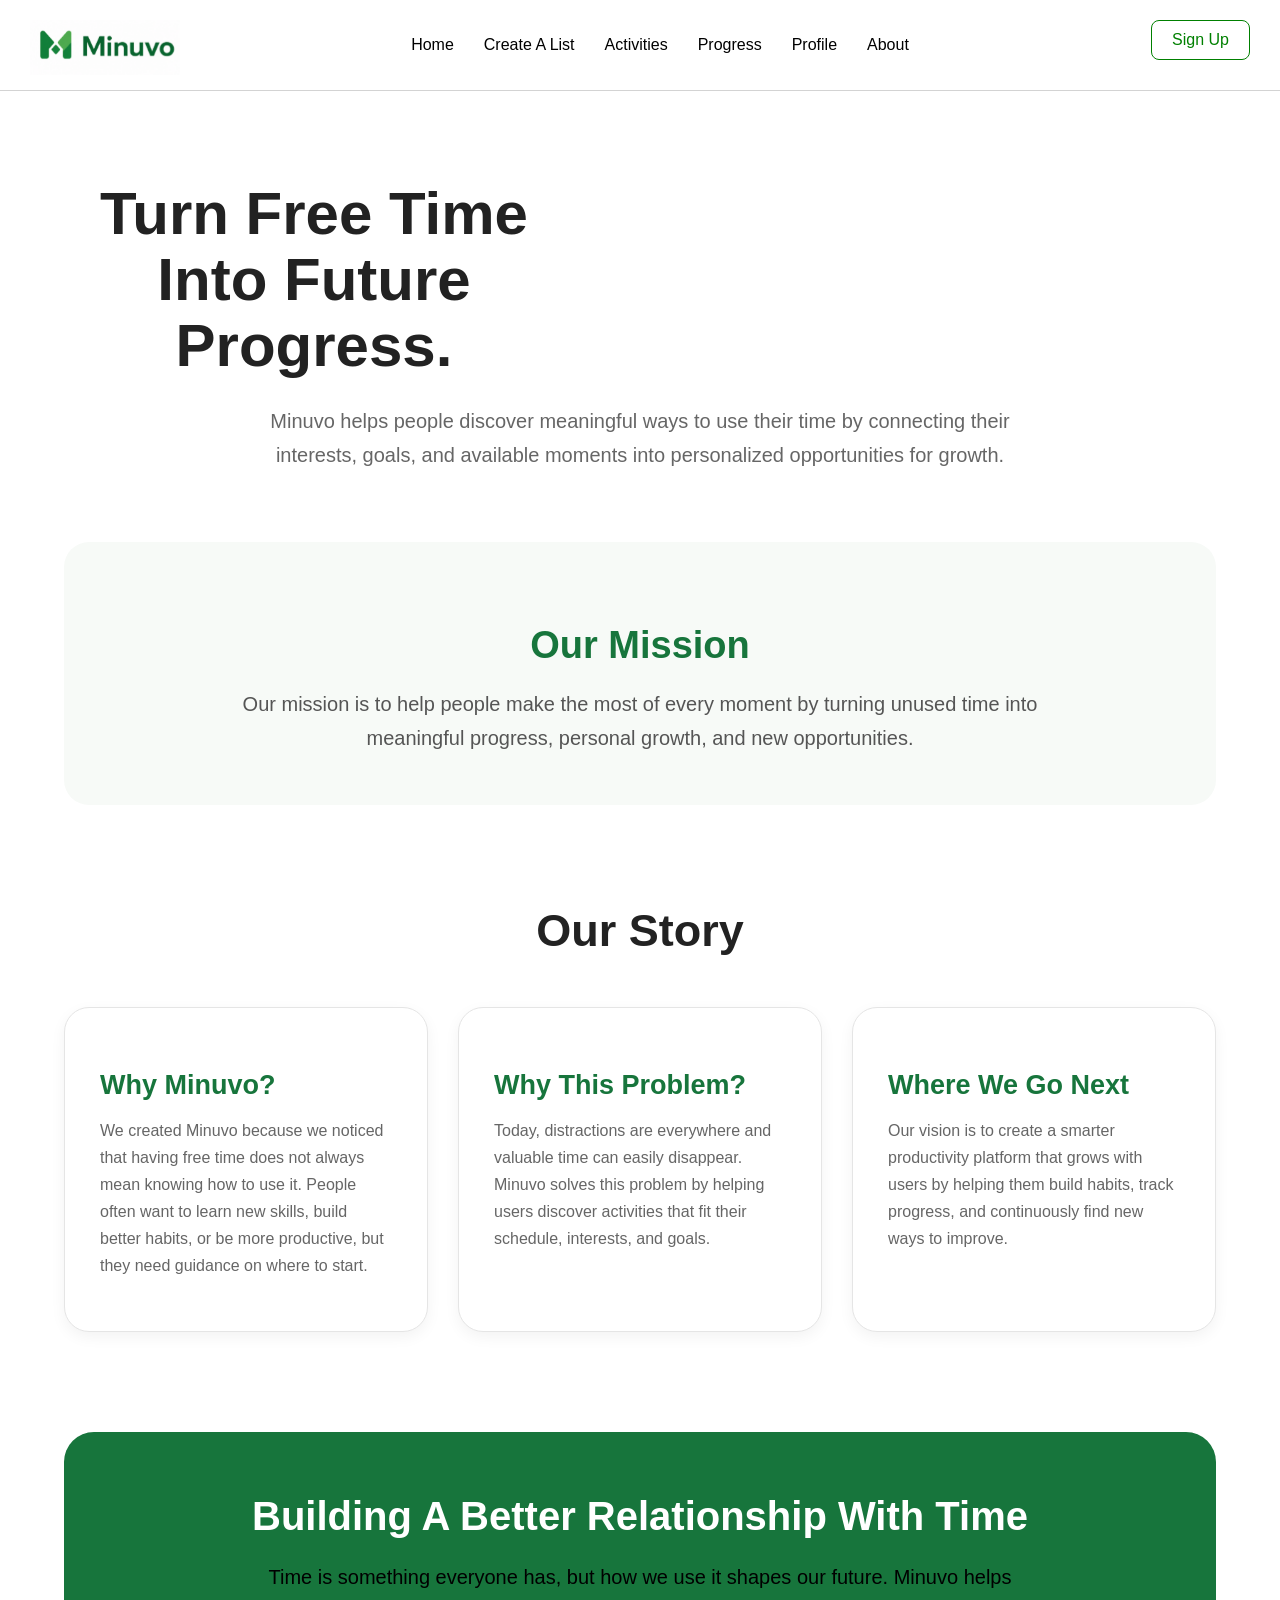
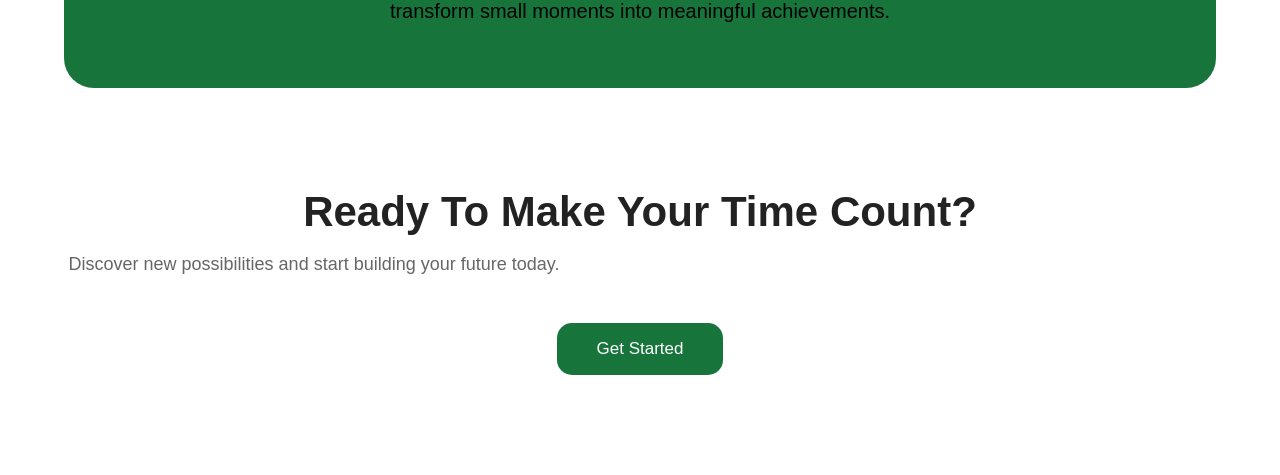
<file: about.html>
<!DOCTYPE html>
<html lang="en">
<head>
    <meta charset="UTF-8">
    <meta name="viewport" content="width=device-width, initial-scale=1.0">
    <title>Document</title>
</head>
<body>
    
   <a href="form.html">
    <button class="sign-in">Sign Up</button>
</a>

<link rel="stylesheet" href="about.css">

  <header>
        <img src="Screenshot 2026-07-27 at 1.14.37 PM.png" class="logo">
</header>
  
<nav>
    <ul>
        <li><a href="index.html">Home</a></li>
        <li><a href="Lists.html">Create A List</a></li>
        <li><a href="Activities.html">Activities</a></li>
        <li><a href="progress.html">Progress</a></li>
         <li><a href="profile.html">Profile</a></li>
          <li><a href="about.html">About</a></li>
            <link rel="stylesheet" href="style.css">
    </ul>
</nav>  

<title>About Minuvo</title>

   

</head>


<section class="hero">


    <h1>
        Turn Free Time Into Future Progress.
    </h1>


    <p>
        Minuvo helps people discover meaningful ways to use their time by
        connecting their interests, goals, and available moments into
        personalized opportunities for growth.
    </p>


</section>




<section class="mission">


    <h2>
        Our Mission
    </h2>


    <p>
        Our mission is to help people make the most of every moment by turning
        unused time into meaningful progress, personal growth, and new
        opportunities.
    </p>


</section>




<section class="story">


    <h2 class="section-title">
        Our Story
    </h2>



    <div class="story-grid">


        <div class="story-card">

            <h3>
                Why Minuvo?
            </h3>


            <p>
                We created Minuvo because we noticed that having free time does
                not always mean knowing how to use it. People often want to
                learn new skills, build better habits, or be more productive,
                but they need guidance on where to start.
            </p>


        </div>




        <div class="story-card">

            <h3>
                Why This Problem?
            </h3>


            <p>
                Today, distractions are everywhere and valuable time can easily
                disappear. Minuvo solves this problem by helping users discover
                activities that fit their schedule, interests, and goals.
            </p>


        </div>




        <div class="story-card">

            <h3>
                Where We Go Next
            </h3>


            <p>
                Our vision is to create a smarter productivity platform that
                grows with users by helping them build habits, track progress,
                and continuously find new ways to improve.
            </p>


        </div>


    </div>


</section>





<section class="vision">


    <div class="vision-card">


        <h2>
            Building A Better Relationship With Time
        </h2>


        <p>
            Time is something everyone has, but how we use it shapes our future.
            Minuvo helps transform small moments into meaningful achievements.
        </p>


    </div>


</section>





<section class="cta">


    <h2>
        Ready To Make Your Time Count?
    </h2>


    <p>
        Discover new possibilities and start building your future today.
    </p>


    <button>
        Get Started
    </button>


</section>


</body>
</html>
</file>
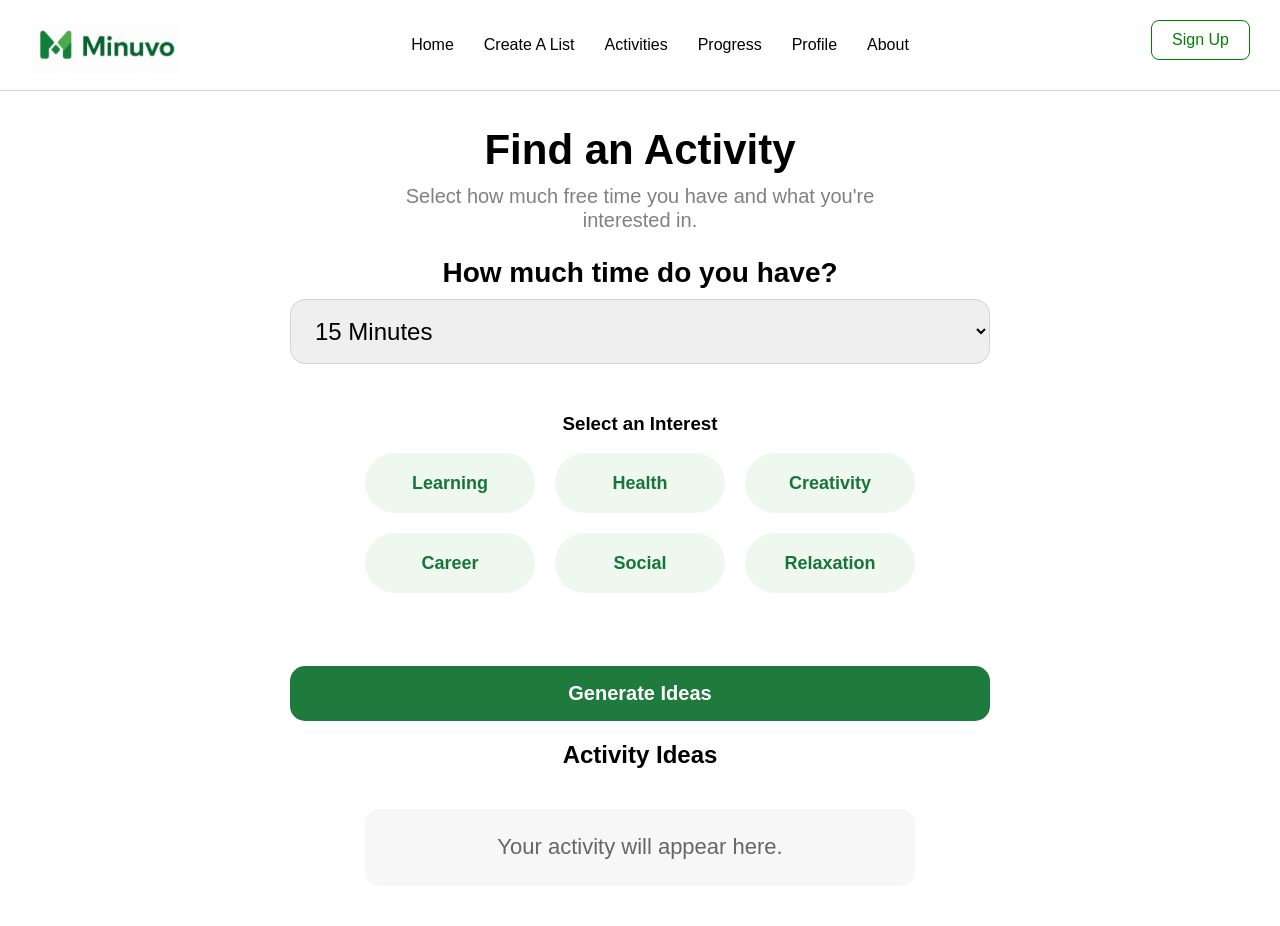
<file: Activities.html>
<!DOCTYPE html>
<html lang="en">
<head>
    <meta charset="UTF-8">
    <meta name="viewport" content="width=device-width, initial-scale=1.0">
    <title>Document</title>
</head>

<body>

      <a href="form.html">
    <button class="sign-in">Sign Up</button>
</a>

    <header>
        <img src="Screenshot 2026-07-27 at 1.14.37 PM.png" class="logo">
</header>

 <nav> 
    <ul>
        <li><a href="index.html">Home</a></li>
        <li><a href="Lists.html">Create A List</a></li>
        <li><a href="Activities.html">Activities</a></li>
        <li><a href="progress.html">Progress</a></li>
         <li><a href="profile.html">Profile</a></li>
          <li><a href="about.html">About</a></li>
        <link rel="stylesheet" href="style.css">
    </ul>
</nav>  
   <link rel="stylesheet" href="activities.css">

<section class="activities">

    <h1>Find an Activity</h1>
    <p>Select how much free time you have and what you're interested in.</p>

    <label for="time">How much time do you have?</label>
    <select id="time">
        <option>15 Minutes</option>
        <option>30 Minutes</option>
        <option>1 Hour</option>
        <option>2 Hours</option>
    </select>

    <h3>Select an Interest</h3>

    <div class="buttons">
        <button onclick="chooseInterest('Learning')">Learning</button>
        <button onclick="chooseInterest('Health')">Health</button>
        <button onclick="chooseInterest('Creativity')">Creativity</button>
        <button onclick="chooseInterest('Career')">Career</button>
        <button onclick="chooseInterest('Social')">Social</button>
        <button onclick="chooseInterest('Relaxation')">Relaxation</button>
    </div>

    <br>

    <button class="generate" onclick="generateIdeas()">Generate Ideas</button>

    <h2>Activity Ideas</h2>
    <p id="result">Your activity will appear here.</p>

    
</section>



<script src="script.js"></script>
</body>
</html>
</file>
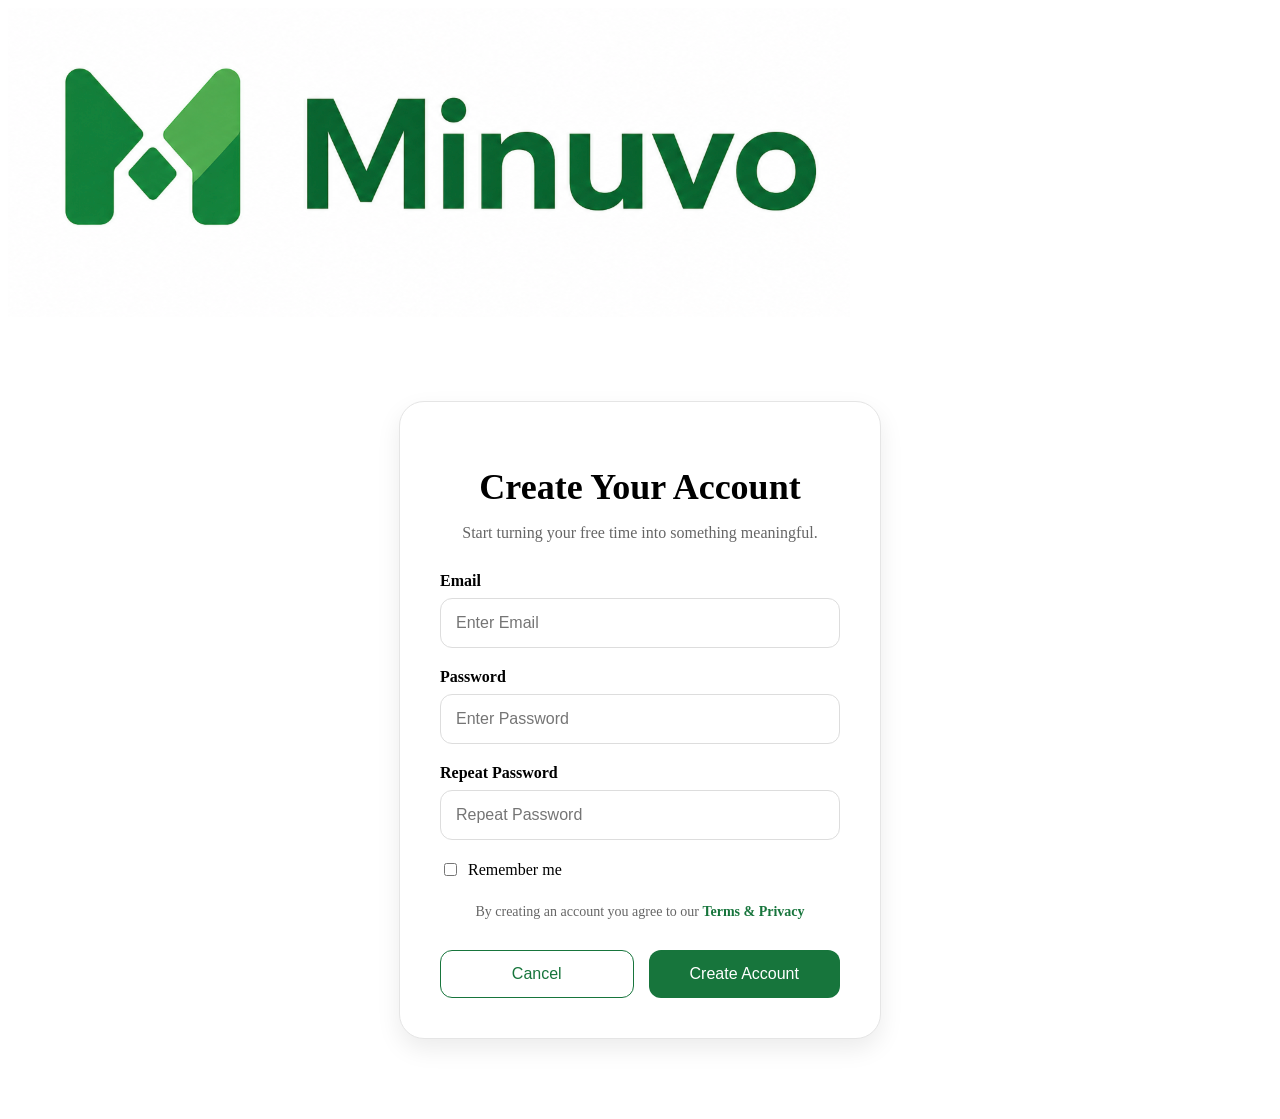
<file: form.html>
<!DOCTYPE html>
<html lang="en">
<head>
    <meta charset="UTF-8">
    <meta name="viewport" content="width=device-width, initial-scale=1.0">
    <title>Document</title>
</head>
<body>
    <link rel="stylesheet" href="form.css">
    <img src="Screenshot 2026-07-27 at 1.14.37 PM.png" class="logo">
    
   <div class="signup-card">

    <h1>Create Your Account</h1>

    <p>
        Start turning your free time into something meaningful.
    </p>


    <label for="email">
        Email
    </label>

    <input 
    type="text" 
    placeholder="Enter Email" 
    name="email" 
    required>


    <label for="psw">
        Password
    </label>

    <input 
    type="password" 
    placeholder="Enter Password" 
    name="psw" 
    required>


    <label for="psw-repeat">
        Repeat Password
    </label>

    <input 
    type="password" 
    placeholder="Repeat Password" 
    name="psw-repeat" 
    required>


    <label class="remember">

        <input 
        type="checkbox" 
        name="remember">

        Remember me

    </label>


    <p class="terms">

        By creating an account you agree to our

        <a href="#">
            Terms & Privacy
        </a>

    </p>


    <div class="buttons">

        <button 
        type="button" 
        class="cancelbtn">
            Cancel
        </button>


        <button 
        type="submit" 
        class="signupbtn">
            Create Account
        </button>

    </div>

</div>

</body>
</html>
</file>
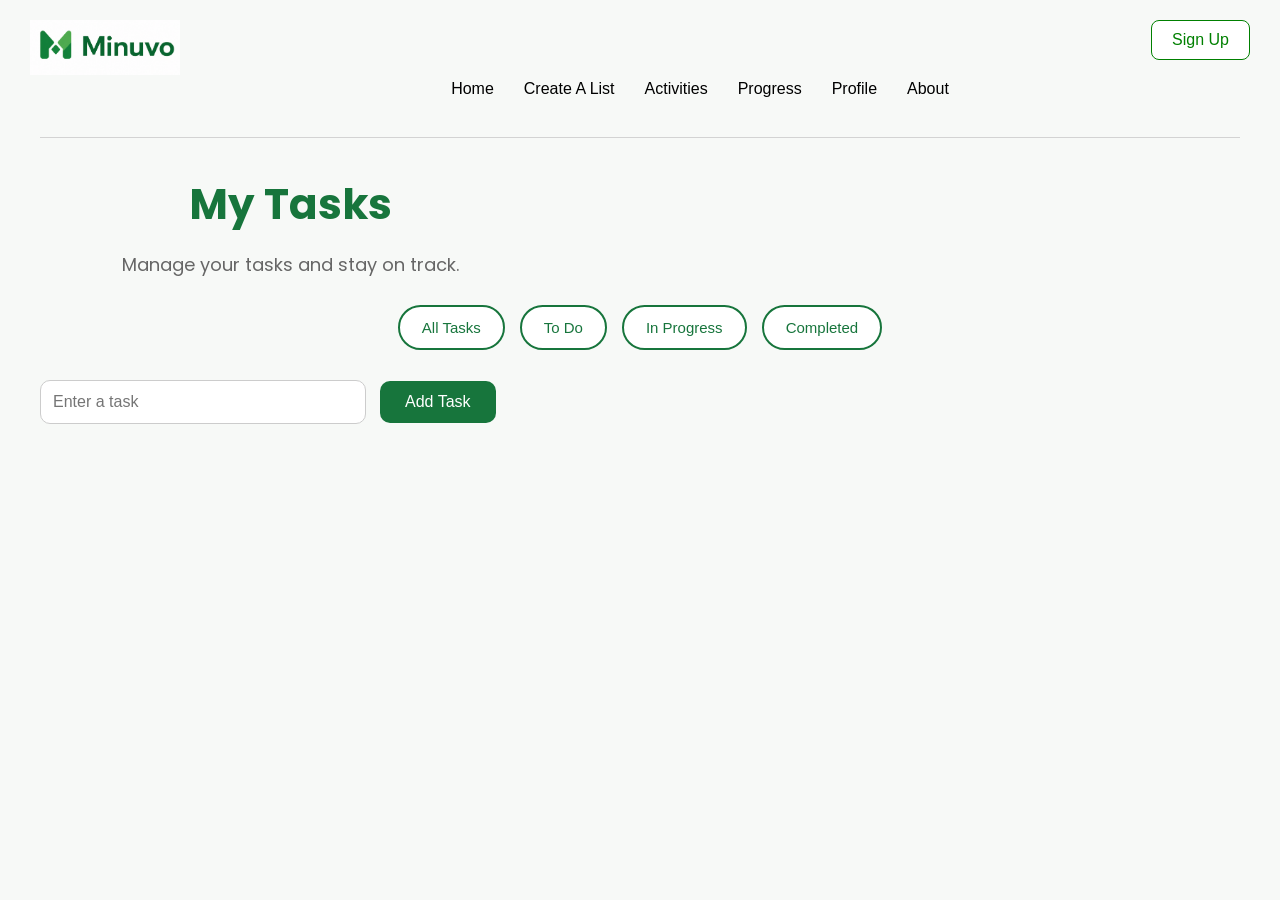
<file: Lists.html>
<!DOCTYPE html>
<html lang="en">
<head>
    <meta charset="UTF-8">
    <meta name="viewport" content="width=device-width, initial-scale=1.0">
    <title>Document</title>
</head>
<body>
<nav> 


    <a href="form.html">
    <button class="sign-in">Sign Up</button>
</a>

    <header>
        <link href="https://fonts.googleapis.com/css2?family=Poppins:wght@400;500;600&display=swap" rel="stylesheet">
        <img src="Screenshot 2026-07-27 at 1.14.37 PM.png" class="logo">
</header>

    <ul>
        <li><a href="index.html">Home</a></li>
        <li><a href="Lists.html">Create A List</a></li>
        <li><a href="Activities.html">Activities</a></li>
        <li><a href="progress.html">Progress</a></li>
         <li><a href="profile.html">Profile</a></li>
          <li><a href="about.html">About</a></li>
        <link rel="stylesheet" href="style.css">
    </ul>
</nav>  
   <link rel="stylesheet" href="lists.css"> 

<section class="header">
    <h1>My Tasks</h1>
    <p>Manage your tasks and stay on track.</p>
</section>



<div class="filters">
  <button onclick="filterTasks('all')">
        All Tasks
    </button>

    <button onclick="filterTasks('todo')">
        To Do
    </button>

    <button onclick="filterTasks('progress')">
        In Progress
    </button>

    <button onclick="filterTasks('completed')">
        Completed
    </button>
</div>



<input type="text" id="newTask" placeholder="Enter a task">

<button onclick="addTask()">

Add Task

</button>

<div id="taskList"></div>

<script src="lists.js"></script>
</body>
</html>
</file>
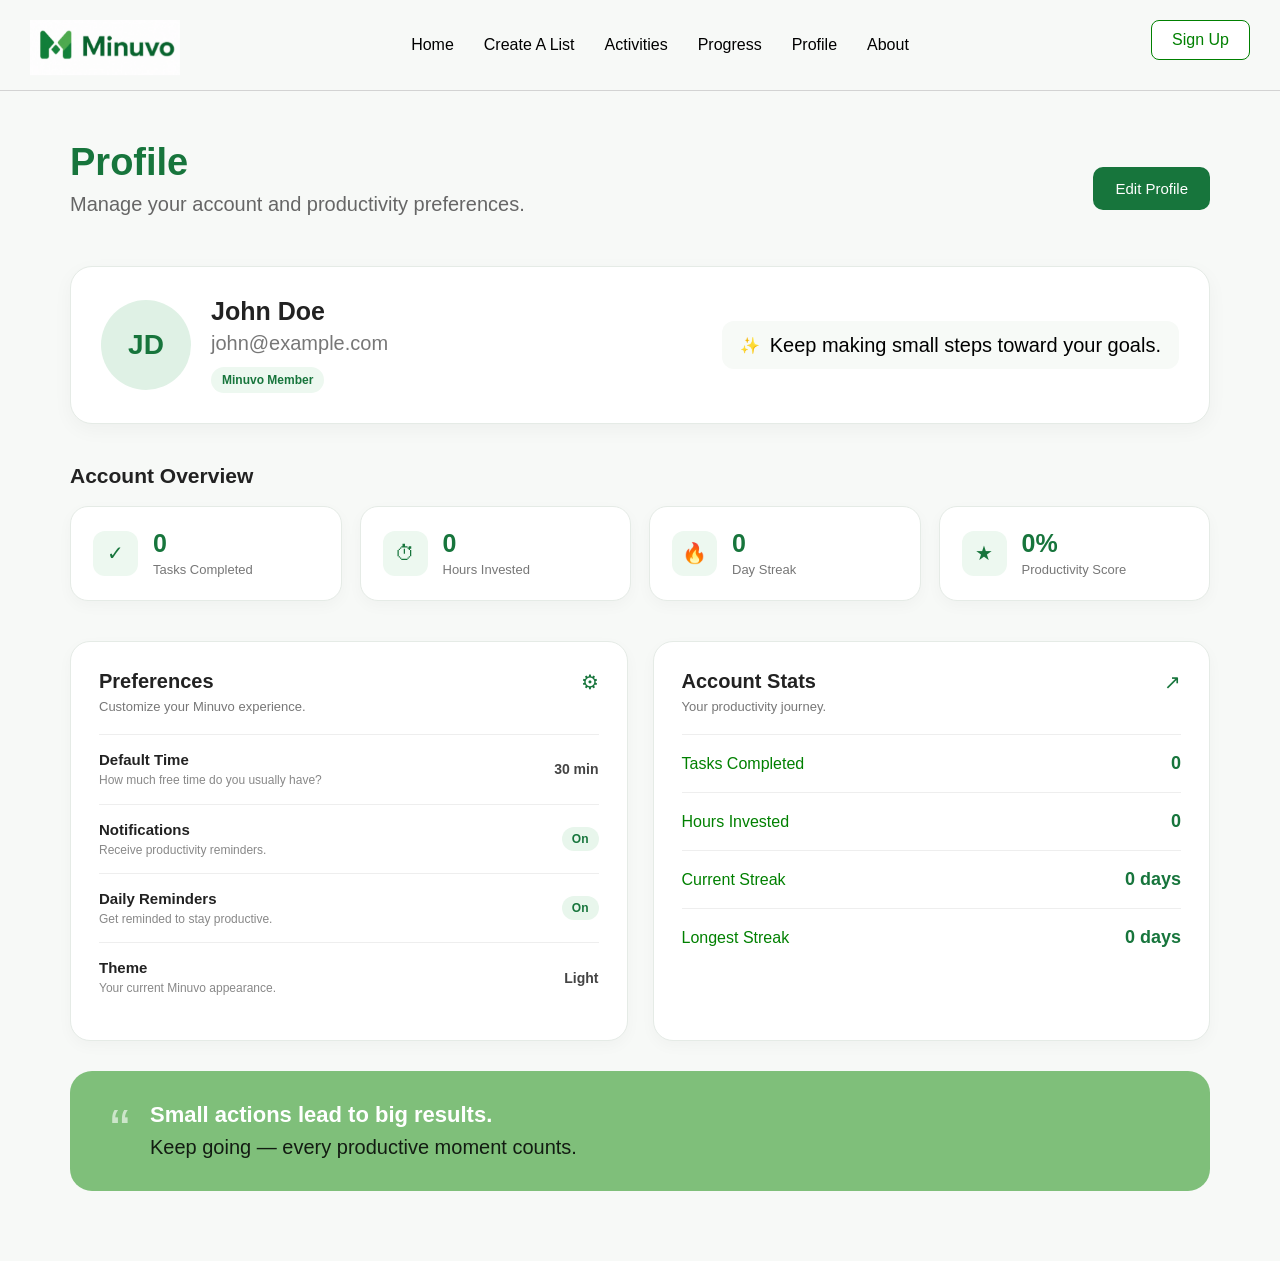
<file: profile.html>
<!DOCTYPE html>
<html lang="en">
<head>
    <meta charset="UTF-8">
    <meta name="viewport" content="width=device-width, initial-scale=1.0">
    <title>Document</title>
</head>
<body>

     <link rel="stylesheet" href="profile.css">

     <a href="form.html">
    <button class="sign-in">Sign Up</button>
</a>
    <header>
  <img src="Screenshot 2026-07-27 at 1.14.37 PM.png" class="logo">
</header>

 <nav>
    <ul>
        <li><a href="index.html">Home</a></li>
        <li><a href="Lists.html">Create A List</a></li>
        <li><a href="Activities.html">Activities</a></li>
        <li><a href="progress.html">Progress</a></li>
         <li><a href="profile.html">Profile</a></li>
          <li><a href="about.html">About</a></li>
        <link rel="stylesheet" href="style.css">
    </ul>
</nav>  



<main class="profile-container">

   
    <div class="page-heading">
        <div>
            <h1>Profile</h1>
            <p>Manage your account and productivity preferences.</p>
        </div>

        <button class="edit-btn" onclick="editProfile()">
            Edit Profile
        </button>
    </div>

    <section class="profile-card">
        <div class="profile-info">
            <div class="avatar">
                JD
            </div>

            <div>
                <h2 id="profileName">John Doe</h2>
                <p id="profileEmail">john@example.com</p>

                <span class="member-badge">
                    Minuvo Member
                </span>
            </div>
        </div>

        <div class="profile-message">
            <span>✨</span>
            <p>
                Keep making small steps toward your goals.
            </p>
        </div>
    </section>


    <section class="section">
        <h2 class="section-title">
            Account Overview
        </h2>

        <div class="stats">
            <div class="stat-card">
                <div class="stat-icon">✓</div>

                <div>
                    <h3 id="tasksCompleted">0</h3>
                    <p>Tasks Completed</p>
                </div>
            </div>

            <div class="stat-card">
                <div class="stat-icon">⏱</div>

                <div>
                    <h3 id="hoursInvested">0</h3>
                    <p>Hours Invested</p>
                </div>
            </div>

            <div class="stat-card">
                <div class="stat-icon">🔥</div>

                <div>
                    <h3 id="currentStreak">0</h3>
                    <p>Day Streak</p>
                </div>
            </div>

            <div class="stat-card">
                <div class="stat-icon">★</div>

                <div>
                    <h3 id="productivityScore">0%</h3>
                    <p>Productivity Score</p>
                </div>
            </div>
        </div>
    </section>

  
    <div class="content-grid">

        <section class="info-card">
            <div class="card-heading">
                <div>
                    <h2>Preferences</h2>
                    <p>Customize your Minuvo experience.</p>
                </div>

                <span class="settings-icon">⚙</span>
            </div>

            <div class="preference">
                <div>
                    <h3>Default Time</h3>
                    <p>How much free time do you usually have?</p>
                </div>

                <span id="defaultTime">
                    30 min
                </span>
            </div>

            <div class="preference">
                <div>
                    <h3>Notifications</h3>
                    <p>Receive productivity reminders.</p>
                </div>

                <span class="status on">
                    On
                </span>
            </div>

            <div class="preference">
                <div>
                    <h3>Daily Reminders</h3>
                    <p>Get reminded to stay productive.</p>
                </div>

                <span class="status on">
                    On
                </span>
            </div>

            <div class="preference">
                <div>
                    <h3>Theme</h3>
                    <p>Your current Minuvo appearance.</p>
                </div>

                <span>
                    Light
                </span>
            </div>
        </section>

        <section class="info-card">
            <div class="card-heading">
                <div>
                    <h2>Account Stats</h2>
                    <p>Your productivity journey.</p>
                </div>

                <span class="chart-icon">↗</span>
            </div>

            <div class="account-stat">
                <span>Tasks Completed</span>

                <strong id="accountTasks">
                    0
                </strong>
            </div>

            <div class="account-stat">
                <span>Hours Invested</span>

                <strong id="accountHours">
                    0
                </strong>
            </div>

            <div class="account-stat">
                <span>Current Streak</span>

                <strong id="accountStreak">
                    0 days
                </strong>
            </div>

            <div class="account-stat">
                <span>Longest Streak</span>

                <strong id="longestStreak">
                    0 days
                </strong>
            </div>
        </section>
    </div>

   
    <section class="quote-card">
        <div class="quote-mark">
            “
        </div>

        <div>
            <h2>
                Small actions lead to big results.
            </h2>

            <p>
                Keep going — every productive moment counts.
            </p>
        </div>
    </section>

</main>

<script src="profile.js"></script>


    
</body>
</html>
</file>
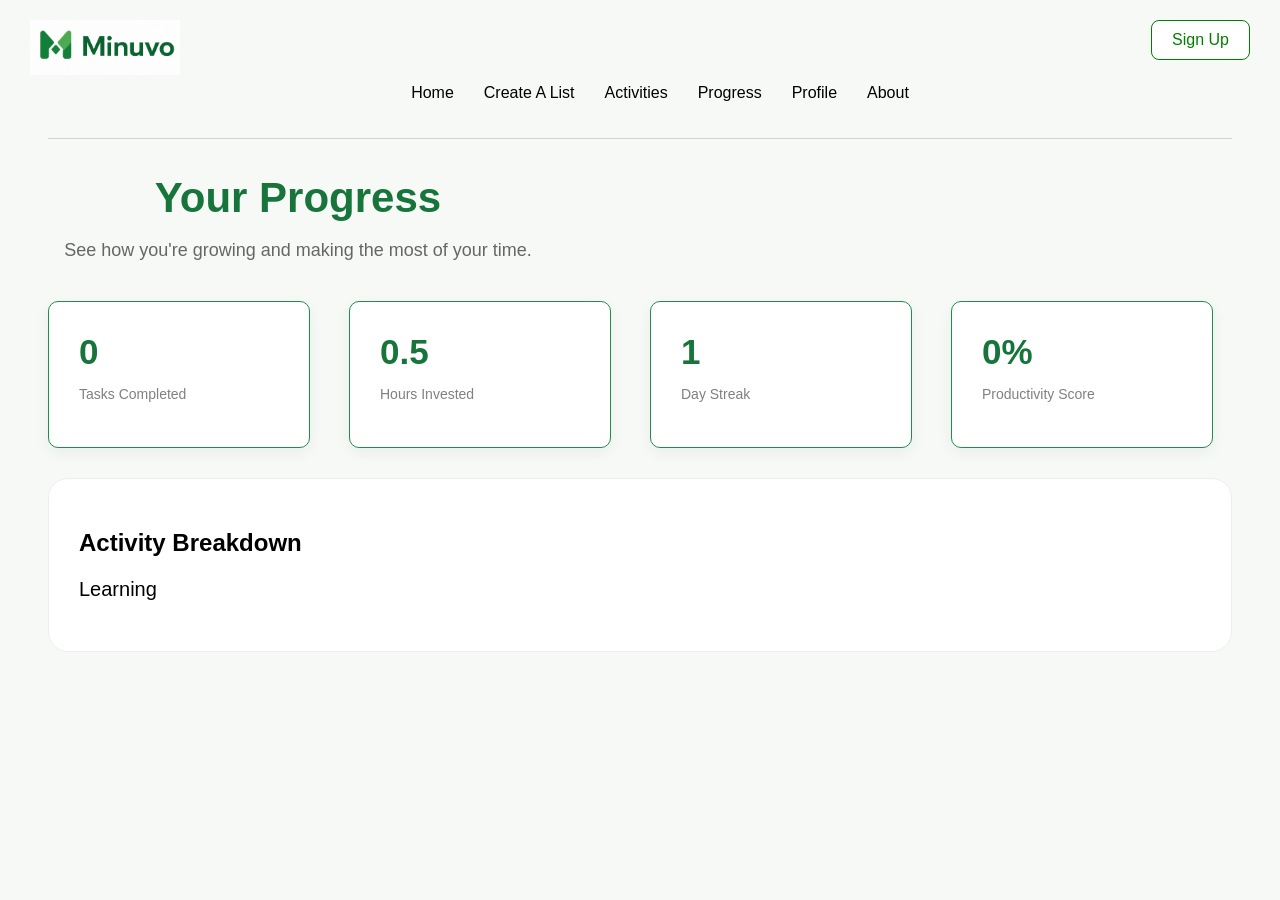
<file: progress.html>
<!DOCTYPE html>
<html lang="en">
<head>
    <meta charset="UTF-8">
    <meta name="viewport" content="width=device-width, initial-scale=1.0">
    <title>Document</title>
</head>
<body>
 <link rel="stylesheet" href="progress.css">

      <a href="form.html">
    <button class="sign-in">Sign Up</button>
</a>

    <header>
  <img src="Screenshot 2026-07-27 at 1.14.37 PM.png" class="logo">
</header>

<nav>
    <ul>
        <li><a href="index.html">Home</a></li>
        <li><a href="Lists.html">Create A List</a></li>
        <li><a href="Activities.html">Activities</a></li>
        <li><a href="progress.html">Progress</a></li>
         <li><a href="profile.html">Profile</a></li>
          <li><a href="about.html">About</a></li>
        <link rel="stylesheet" href="style.css">
    </ul>
</nav>  


<section class="header">
    <h1>Your Progress</h1>
    <p>See how you're growing and making the most of your time.</p>
</section>

<div class="stats">

    <div class="card">
        <h2 id="completed">0</h2>
        <p>Tasks Completed</p>
    </div>

    <div class="card">
        <h2 id="hours">0</h2>
        <p>Hours Invested</p>
    </div>

    <div class="card">
        <h2 id="streak">0</h2>
        <p>Day Streak</p>
    </div>

    <div class="card">
        <h2 id="score">0%</h2>
        <p>Productivity Score</p>
    </div>

</div>

<div class="chart-box">
    <h2>Activity Breakdown</h2>

    <div id="activities"></div>
</div>



<script src="progress.js"></script>
</body>
</html>
</file>
<file: about.css>
* {
    box-sizing: border-box;
}

body {
    margin: 0;
    font-family: Arial, sans-serif;
    background: #ffffff;
    color: #222;
}

.hero {
    width: 90%;
    max-width: 1200px;
    margin: 90px auto 70px;
    text-align: center;
}

.hero h1 {
    font-size: 60px;
    line-height: 1.1;
    margin-bottom: 25px;
    font-weight: 700;
    justify-self: center;
}

.hero p {
    max-width: 800px;
    margin: auto;
    font-size: 20px;
    line-height: 1.7;
    color: #666;
}

.mission {
    width: 90%;
    max-width: 1200px;
    margin: 0 auto 100px;
    padding: 50px;
    background: #f7faf7;
    border-radius: 25px;
    text-align: center;
}

.mission h2 {
    color: #17753c;
    font-size: 38px;
    margin-bottom: 20px;
}

.mission p {
    max-width: 800px;
    margin: auto;
    color: #555;
    font-size: 20px;
    line-height: 1.7;
}

.story {
    width: 90%;
    max-width: 1200px;
    margin: auto;
}

.section-title {
    text-align: center;
    font-size: 45px;
    margin-bottom: 50px;
}

.story-grid {
    display: grid;
    grid-template-columns: repeat(3, 1fr);
    gap: 30px;
}

.story-card {
    background: white;
    padding: 35px;
    border-radius: 25px;
    border: 1px solid #e5e5e5;
    box-shadow: 0 5px 15px rgba(0, 0, 0, 0.05);
    transition: 0.3s;
}

.story-card:hover {
    transform: translateY(-5px);
}

.story-card h3 {
    color: #17753c;
    font-size: 27px;
    margin-bottom: 15px;
}

.story-card p {
    color: #666;
    line-height: 1.7;
    font-size: 16px;
}

.vision {
    width: 90%;
    max-width: 1200px;
    margin: 100px auto;
}

.vision-card {
    width: 100%;
    background: #17753c;
    color: white;
    padding: 60px;
    border-radius: 30px;
    text-align: center;
}

.vision-card h2 {
    max-width: 900px;
    margin: 0 auto 20px;
    font-size: 40px;
    line-height: 1.2;
}

.vision-card p {
    max-width: 800px;
    margin: auto;
    font-size: 20px;
    line-height: 1.7;
}

.cta {
    width: 90%;
    max-width: 1200px;
    text-align: center;
    margin: 100px auto;
}

.cta h2 {
    font-size: 42px;
    margin-bottom: 15px;
}

.cta p {
    color: #666;
    font-size: 18px;
    justify-self: center;
}

.cta button {
    margin-top: 30px;
    padding: 16px 40px;
    border: none;
    border-radius: 15px;
    background: #17753c;
    color: white;
    font-size: 17px;
    cursor: pointer;
    transition: 0.3s;
}

.cta button:hover {
    background: #125c30;
}

@media (max-width: 900px) {
    .hero h1 {
        font-size: 42px;
    }

    .story-grid {
        grid-template-columns: 1fr;
    }

    .mission {
        padding: 30px;
    }
}
</file>
<file: style.css>
nav{
    display: flex;
    justify-content: center;
    align-items: center;

    gap: 40px;
    padding: 20px;
    border-bottom: 1px solid lightgray;
    box-shadow: rgba(0, 128, 0, 0.3);
    
}

nav a{
    text-decoration: none;
    color: black;
    font-family: Arial, sans-serif;
}

nav a:hover{
    color: green;
    border-bottom: 3px solid green;
}

nav ul {
    display: flex;
    gap: 30px;
    list-style: none;
}

body{
    h1 {
  font-size: 50px;
  max-width: 500px;
}


span {
  color: green;
}

p {
  font-size: 20px;
  color: #000000;
  line-height: 1.2;
  max-width: 500px;
}
}

.sign-in {
  position: absolute;
  top: 20px;
  right: 30px;
  padding: 10px 20px;
  background: white;
  color: green;
  border: 1px solid green;
  border-radius: 8px;
  font-size: 16px;
}


.logo {
  position: absolute;
  top: 0;
  left: 0;
}

.logo {
  position: fixed;
  top: 20px;
  left: 30px;
  width: 150px;
  height: auto;
}

.find-button,
.task-button {
  display: inline-block;
  padding: 14px 25px;
  border-radius: 8px;
  text-decoration: none;
  font-size: 16px;
}

.find-button {
  background-color: #218c4b;
  color: white;
}

.task-button {
  background-color: white;
  color: #218c4b;
  border: 1px solid #218c4b;
}

.cards {
  display: flex;
  gap: 40px;
}


.recommended h2 {
  margin-bottom: 5px;
}


.cards {
  display: flex;
  gap: 40px;
  
}
  

.card {
  width: 200px;
  border: 1px solid #218c4b;
  border-radius: 10px;
  padding: 30px;
  background-color: white;
}

.card img {
  width: 100%;
  height: 120px;
  object-fit: cover;
  border-radius: 8px;
}

.card span {
  color: green;
  font-size: 14px;
}

.card h3 {
  margin: 8px 0;
}

.card p {
  color: gray;
  font-size: 14px;
}

.card small {
  color: gray;
}

.features {
  display: flex;
  justify-content: space-around;
  text-align: center;
  margin: 60px 40px;
}

.feature {
  width: 200px;
}

.icon {
  font-size: 30px;
  margin-bottom: 10px;
}

.feature h3 {
  font-size: 18px;
  color: #222;
  margin: 10px;
}

.feature p {
  color: #666;
  font-size: 14px;
  line-height: 1.5;
}

.features {
  display: flex;
  justify-content: space-around;
  text-align: center;
  margin: 60px 40px;
  padding: 30px;
  border: 1px solid #ddd;
  border-radius: 10px;
}
</file>
<file: activities.css>
body{
    margin: 0;
    font-family: Arial, sans-serif;
    background-color: #ffffff;
}

.activities{
    width: 700px;
    margin: 60px auto;
    text-align: center;
}

.activities h1{
    font-size: 42px;
    
}

.activities p{
    color: gray;
   
}

.card{
    background: white;
    border: 1px solid #e5e5e5;
    border-radius: 20px;
    padding: 35px;
    box-shadow: 0 5px 15px rgba(0,0,0,.08);
}

select{
    width: 100%;
    padding: 15px;
    border-radius: 12px;
    border: 1px solid lightgray;
    font-size: 16px;
    margin-bottom: 30px;
}

.buttons{
    display: flex;
    flex-wrap: wrap;
    justify-content: center;
    gap: 15px;
    margin-bottom: 30px;
}

.buttons button{
    padding: 12px 22px;
    border: none;
    border-radius: 25px;
    background: #eef9ef;
    color: green;
    cursor: pointer;
    font-size: 15px;
}

.buttons button:hover{
    background: green;
    color: white;
}

.generate {
    width: 100%;
    padding: 16px;
    background: #1f7a3d;
    color: white;
    border: none;
    border-radius: 15px;
    font-size: 20px;
    font-weight: bold;
    cursor: pointer;
    margin-top: 25px;
    transition: all 0.2s ease;
}

.generate:hover {
    background: #17632f;
    transform: translateY(-2px);
    box-shadow: 0 5px 12px rgba(0, 0, 0, 0.15);
}

.generate:active {
    transform: translateY(0);
}


label{
    display:block;
    margin-top:25px;
    margin-bottom:10px;
    font-size:28px;
    font-weight:bold;
}

#result{
    margin:40px auto;
    width:80%;
    background:#f7f7f7;
    padding:25px;
    border-radius:15px;
    font-size:22px;
    color:#666;
}

.activities{
    text-align:center;
    max-width:1100px;
    margin:auto;
}

.buttons{
    display:flex;
    justify-content:center;
    gap:20px;
    flex-wrap:wrap;
}

.buttons button{
    width:170px;
    height:60px;
    border:none;
    border-radius:30px;
    background:#eef8ef;
    color:#17753c;
    font-size:22px;
}

select{
    width:100%;
    height:65px;
    font-size:24px;
    border-radius:15px;
    padding-left:20px;
}

.activities{
    text-align: center;
}

.activities h1,
.activities p {
    text-align: center;
    margin-left: auto;
    margin-right: auto;
}

.activities h1 {
    margin-bottom: 10px;
}

.activities p {
    margin-top: 0;
}

.buttons button {
    width: 170px;
    height: 60px;
    border: none;
    border-radius: 30px;
    background: #eef8ef;
    color: #17753c;
    font-size: 18px;
    font-weight: bold;
    cursor: pointer;
    transition: all 0.2s ease;
}

.buttons button:hover {
    background: #1f7a3d;
    color: white;
    transform: translateY(-2px);
}
</file>
<file: form.css>
.signup-card {

    width:400px;

    background:white;

    padding:40px;

    border-radius:25px;

    border:1px solid #e5e5e5;

    box-shadow:0 10px 25px rgba(0,0,0,.08);

    margin:80px auto;

}


.signup-card h1 {

    text-align:center;

    font-size:36px;

    margin-bottom:10px;

}


.signup-card p {

    text-align:center;

    color:#666;

    margin-bottom:30px;

}


.signup-card label {

    display:block;

    font-weight:600;

    margin-bottom:8px;

}


.signup-card input[type=text],
.signup-card input[type=password] {

    width:100%;

    padding:15px;

    margin-bottom:20px;

    border-radius:12px;

    border:1px solid #ddd;

    font-size:16px;

    box-sizing:border-box;

}


.signup-card input:focus {

    outline:none;

    border-color:#17753c;

}


.remember {

    display:flex !important;

    align-items:center;

    gap:8px;

    font-weight:normal !important;

}


.remember input {

    width:auto;

}


.terms {

    font-size:14px;

    margin-top:25px;

}


.terms a {

    color:#17753c;

    text-decoration:none;

    font-weight:bold;

}


.buttons {

    display:flex;

    gap:15px;

    margin-top:25px;

}


.buttons button {

    flex:1;

    padding:14px;

    border-radius:12px;

    font-size:16px;

    cursor:pointer;

}


.cancelbtn {

    background:white;

    border:1px solid #17753c;

    color:#17753c;

}


.signupbtn {

    background:#17753c;

    color:white;

    border:none;

}


.signupbtn:hover {

    background:#125c30;

}
</file>
<file: lists.css>
body {
    font-family: "Poppins", sans-serif;
    background-color: #f7f9f7;
    margin: 0;
    padding: 40px;
}


.header {
    text-align: center;
    margin-bottom: 30px;
}

.header h1 {
    font-size: 42px;
    color: #17753c;
    margin-bottom: 10px;
}

.header p {
    color: #666;
    font-size: 18px;
}


.filters {
    display: flex;
    justify-content: center;
    gap: 15px;
    margin: 30px 0;
}

.filters button {
    padding: 12px 22px;
    border-radius: 25px;
    border: 2px solid #17753c;
    background-color: white;
    color: #17753c;
    font-size: 15px;
    cursor: pointer;
    transition: 0.3s;
}

.filters button:hover {
    background-color: #17753c;
    color: white;
}


#newTask {
    padding: 12px;
    width: 300px;
    border-radius: 10px;
    border: 1px solid #ccc;
    font-size: 16px;
}


button[onclick="addTask()"] {
    padding: 12px 25px;
    border-radius: 10px;
    border: none;
    background-color: #17753c;
    color: white;
    font-size: 16px;
    cursor: pointer;
    margin-left: 10px;
}

button[onclick="addTask()"]:hover {
    background-color: #11562c;
}



#taskList {
    margin-top: 30px;
}


.task {
    display: flex;
    justify-content: space-between;
    align-items: center;
    padding: 18px 20px;
    background-color: white;
    border-left: 6px solid #17753c;
    border-radius: 12px;
    margin-bottom: 15px;
    box-shadow: 0px 4px 10px rgba(0,0,0,0.08);
}

.delete-btn {
    background-color: red;
    color: white;
    border: none;
    padding: 8px 15px;
    border-radius: 10px;
    cursor: pointer;
}

.delete-btn:hover {
    background-color: darkred;
}

.task select {
    padding: 8px 14px;
    border-radius: 12px;
    border: 1px solid #17753c;
    background-color: white;
    color: #17753c;
    font-size: 14px;
    font-family: Arial, sans-serif;
    cursor: pointer;
    outline: none;
    transition: 0.2s ease;
}


.task select:focus {
    box-shadow: 0 0 0 3px rgba(23,117,60,0.15);
}


.task select:hover {
    background-color: #f1f8f3;
}
</file>
<file: profile.css>
* {
    box-sizing: border-box;
}

body {
    font-family: Arial, sans-serif;
    background-color: #f7f9f7;
    margin: 0;
    color: #222;
}

.navbar {
    height: 75px;
    background-color: white;
    border-bottom: 1px solid #e8eee9;
    display: flex;
    align-items: center;
    justify-content: space-between;
    padding: 0 7%;
}

.logo {
    font-size: 26px;
    font-weight: bold;
    color: #17753c;
}

.nav-links {
    display: flex;
    gap: 32px;
}

.nav-links a {
    text-decoration: none;
    color: #555;
    font-size: 15px;
}

.nav-links a:hover {
    color: #17753c;
}

.nav-links a.active {
    color: #17753c;
    font-weight: bold;
}

.login-btn {
    background-color: white;
    border: 1px solid #17753c;
    color: #17753c;
    padding: 10px 20px;
    border-radius: 10px;
    cursor: pointer;
}

.login-btn:hover {
    background-color: #17753c;
    color: white;
}

.profile-container {
    max-width: 1200px;
    margin: auto;
    padding: 50px 30px 70px;
}

.page-heading {
    display: flex;
    justify-content: space-between;
    align-items: center;
    margin-bottom: 30px;
}

.page-heading h1 {
    margin: 0;
    font-size: 38px;
    color: #17753c;
}

.page-heading p {
    margin-top: 8px;
    color: #666;
}

.edit-btn {
    background-color: #17753c;
    color: white;
    border: none;
    padding: 13px 22px;
    border-radius: 10px;
    font-size: 15px;
    cursor: pointer;
}

.edit-btn:hover {
    background-color: #125d30;
}

.profile-card {
    background-color: white;
    border: 1px solid #e5ebe6;
    border-radius: 22px;
    padding: 30px;
    display: flex;
    justify-content: space-between;
    align-items: center;
    box-shadow: 0 6px 20px rgba(0, 0, 0, 0.04);
    margin-bottom: 40px;
}

.profile-info {
    display: flex;
    align-items: center;
    gap: 20px;
}

.avatar {
    width: 90px;
    height: 90px;
    border-radius: 50%;
    background-color: #dff1e5;
    color: #17753c;
    display: flex;
    align-items: center;
    justify-content: center;
    font-size: 28px;
    font-weight: bold;
}

.profile-info h2 {
    margin: 0 0 5px;
    font-size: 25px;
}

.profile-info p {
    margin: 0 0 12px;
    color: #777;
}

.member-badge {
    display: inline-block;
    background-color: #edf8f0;
    color: #17753c;
    padding: 6px 11px;
    border-radius: 20px;
    font-size: 12px;
    font-weight: bold;
}

.profile-message {
    display: flex;
    align-items: center;
    gap: 10px;
    background-color: #f7faf7;
    padding: 12px 18px;
    border-radius: 12px;
    color: #555;
}

.profile-message p {
    margin: 0;
}

.section {
    margin-bottom: 40px;
}

.section-title {
    font-size: 21px;
    margin-bottom: 18px;
}

.stats {
    display: grid;
    grid-template-columns: repeat(4, 1fr);
    gap: 18px;
}

.stat-card {
    background-color: white;
    border: 1px solid #e5ebe6;
    border-radius: 18px;
    padding: 22px;
    display: flex;
    align-items: center;
    gap: 15px;
    box-shadow: 0 5px 15px rgba(0, 0, 0, 0.03);
}

.stat-icon {
    width: 45px;
    height: 45px;
    background-color: #edf8f0;
    color: #17753c;
    border-radius: 12px;
    display: flex;
    align-items: center;
    justify-content: center;
    font-size: 20px;
}

.stat-card h3 {
    margin: 0;
    font-size: 25px;
    color: #17753c;
}

.stat-card p {
    margin: 4px 0 0;
    color: #777;
    font-size: 13px;
}

.content-grid {
    display: grid;
    grid-template-columns: 1fr 1fr;
    gap: 25px;
    margin-bottom: 30px;
}

.info-card {
    background-color: white;
    border: 1px solid #e5ebe6;
    border-radius: 20px;
    padding: 28px;
    box-shadow: 0 5px 15px rgba(0, 0, 0, 0.03);
}

.card-heading {
    display: flex;
    justify-content: space-between;
    align-items: flex-start;
    margin-bottom: 20px;
}

.card-heading h2 {
    margin: 0;
    font-size: 20px;
}

.card-heading p {
    margin: 6px 0 0;
    color: #777;
    font-size: 13px;
}

.settings-icon,
.chart-icon {
    font-size: 20px;
    color: #17753c;
}

.preference {
    display: flex;
    justify-content: space-between;
    align-items: center;
    padding: 16px 0;
    border-top: 1px solid #eeeeee;
}

.preference h3 {
    margin: 0 0 5px;
    font-size: 15px;
}

.preference p {
    margin: 0;
    color: #888;
    font-size: 12px;
}

.preference > span:not(.status) {
    color: #444;
    font-weight: bold;
    font-size: 14px;
}

.status {
    padding: 5px 10px;
    border-radius: 20px;
    font-size: 12px;
    font-weight: bold;
}

.status.on {
    background-color: #e8f6ec;
    color: #17753c;
}

.account-stat {
    display: flex;
    justify-content: space-between;
    align-items: center;
    padding: 18px 0;
    border-top: 1px solid #eeeeee;
    color: #666;
}

.account-stat strong {
    color: #17753c;
    font-size: 18px;
}

.quote-card {
    background-color: #7fbf7a;
    color: white;
    border-radius: 22px;
    padding: 30px 40px;
    display: flex;
    align-items: center;
    gap: 20px;
}

.quote-mark {
    font-size: 60px;
    line-height: 1;
    opacity: 0.6;
}

.quote-card h2 {
    margin: 0 0 7px;
    font-size: 22px;
}

.quote-card p {
    margin: 0;
    opacity: 0.85;
}

@media (max-width: 900px) {
    .stats {
        grid-template-columns: repeat(2, 1fr);
    }

    .content-grid {
        grid-template-columns: 1fr;
    }

    .profile-card {
        flex-direction: column;
        align-items: flex-start;
        gap: 25px;
    }
}

@media (max-width: 600px) {
    .navbar {
        padding: 0 20px;
    }

    .nav-links {
        display: none;
    }

    .profile-container {
        padding: 30px 20px;
    }

    .page-heading {
        align-items: flex-start;
        flex-direction: column;
        gap: 15px;
    }

    .stats {
        grid-template-columns: 1fr;
    }
}
</file>
<file: progress.css>
body{
    font-family:Arial, sans-serif;
    background:#f7f9f7;
    padding:40px;
}


.header {
    text-align: center;
    margin-top: 20px;
    margin-bottom: 40px;
}

.header h1 {
    font-size: 42px;
    color: #17753c;
    margin-bottom: 10px;
}

.header p {
    color: #666;
    font-size: 18px;
}


.stats{
    max-width:1200px;
    margin:auto;
    display:grid;
    grid-template-columns:repeat(4,1fr);
    gap:20px;
}


.card{
    background:white;
    padding:25px;
    border-radius:20px;
    border:1px solid #e5e5e5;
    text-align:left;
    box-shadow:0 5px 15px rgba(0,0,0,.05);
}

.card h2 {
    font-size: 35px;
    margin: 0;
    color: #17753c;
}

.card p {
    color: #666;
}

.chart-box {
    margin-top: 30px;
    background: white;
    border-radius: 20px;
    padding: 30px;
    border: 1px solid #eee;
}
</file>
